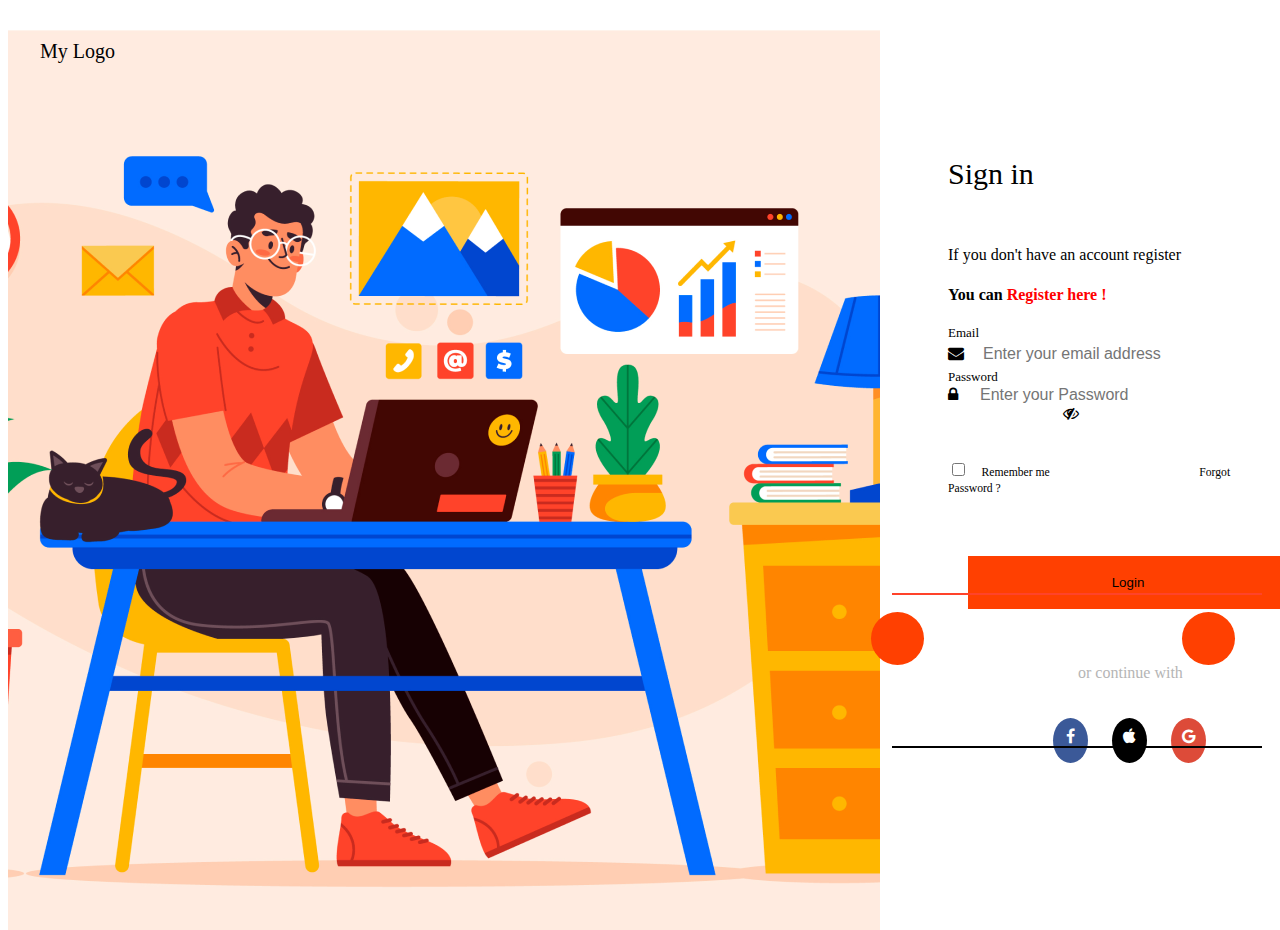
<file: index.html>
<!DOCTYPE html>
<html>
<head>
	<meta charset="utf-8">
	<meta name="viewport" content="width=device-width, initial-scale=1">
	<title>Variant 3</title>
	<link href="https://cdn.jsdelivr.net/npm/bootstrap@5.1.3/dist/css/bootstrap.min.css" rel="stylesheet" integrity="sha384-1BmE4kWBq78iYhFldvKuhfTAU6auU8tT94WrHftjDbrCEXSU1oBoqyl2QvZ6jIW3" crossorigin="anonymous">
	<link rel="stylesheet" type="text/css" href="style.css">
	<link rel="stylesheet" href="https://cdnjs.cloudflare.com/ajax/libs/font-awesome/4.7.0/css/font-awesome.min.css">
	<link rel="stylesheet" type="text/css" href="Logo.js">
</head>
<body>
	<img src="image/36449961.png" class="left-well">
	<p class="left-well" style="position: absolute; top: 20px; left: 40px; font-weight: 500; font-size: 20px;">My Logo</p>
	<header class="right-well">
	<p class="Text Sign-in">Sign in</p>
	<p class="Text under-text">If you don't have an account register</p>
	<p class="Text under-text1">You can <a href="reg.html" class="reg">Register here !</a></p>
	</header>
	
	<div class="Content right-well">
		<form action="" name="login">
		<label name="Email" class="Email">Email</label><br>
		<i class="fa fa-envelope">
			<!-- icon of message -->
		</i>
		<input class="Email__input" type="text" placeholder="Enter your email address"><br>	
		<span class="Line1"></span>
		<label name="Pass" class="Password">Password</label><br>
		<i class="fa fa-lock key">
			<!-- icon of key -->
		</i>
		<input class="Password__input" type="password" placeholder="Enter your Password">
		<i class="fa fa-eye-slash eye" style="padding-left: 115px;"></i>
		<span class="Line2"></span>
	

	
		<div class="after"><input type="checkbox"> <small class="small__rem"> Remember me</small>
		<label><small class="small__for">Forgot Password ?</small></label><br></div>
		<button class="btn btn-danger main">Login</button>
		<div class=" btn btn-danger bg1"></div><div class="btn btn-danger bg2"></div>
	</form>
</div>

	<footer class="footer right-well">
		<p class="footer-text">or continue with</p>
		<div class="footer-icons">
			<i class="fa fa-facebook"></i>
			<i class="fa fa-apple"></i>
			<i class="fa fa-google"></i>
		</div> 
	</footer>

	<script src="https://ajax.googleapis.com/ajax/libs/jquery/2.1.4/jquery.min.js"></script>
	<script>
		var $Sign = $('.Sign-in')
		$Sign.css('padding-top', '127px')
		.css('font-size', '30px')
		.css('font-weight', '500')

		var $Undertext = $('.under-text')
		$Undertext.css('font-size', '16px').css('font-weight', '400')
		.css('line-height', '24px')
		.css('padding-top', '22px')

			var $Undertext1 = $('.under-text1')
		$Undertext1.css('font-size', '16px').css('font-weight', '600')
		.css('line-height', '24px')
		// .css('padding-top', '22px')


		var $Register = $('.reg');
		$Register.css('color', 'red')

		var $Email = $('.Email')
		$Email.css('padding-top', '52px').css('font-size', '13px')

		var $emInput = $('.Email__input')
		$emInput.css('font-size', '16px').css('line-height', '24px')
		.css('border', 'none' ).css('padding-left', '15px')

		var $Password = $('.Password');
		$Password.css('padding-top', '58px').css('font-size', '13px').css('font-weight','500')

		var $passInput = $('.Password__input')
		$passInput.css('border', 'none').css('font-size', '16px').css('padding-left','18px')

		var $after = $('.after');
		$after.css('padding-top','37px').css('font-size','14px').css('font-weight', '300')

		var $rem = $('.small__rem')
		$rem.css('padding-left', '10px').css('padding-bottom','20px')

		var $forget = $('.small__for')
		$forget.css('padding-left', '146px')

		var $footText = $('.footer-text')
		$footText.css('padding-top', '39px').css('padding-left','130px')
		.css('color', '#b5b5b5')
	</script>
</body>
</html>
</file>
<file: style.css>
img{
	float: left;
}
.right-well{
	margin-left: 940px;
	font-family: Poppins;
}
a{
	text-decoration: none;
}
.fa-facebook {  
  background: #3B5998;  
  color: white;  
  width: 35px;
  height: 35px;
  border-radius: 50%;
  text-align: center;
  padding-top: 10px; 
  margin: 20px;
    margin-left: 105px;
}  
.fa-google {  
  background: #dd4b39;  
  color: white;  
   width: 35px;
  height: 35px;
  border-radius: 50%;
  text-align: center;
  padding-top: 10px;
  margin: 20px;
}  
.fa-apple{
	background: #000;
	color: white;
	 width: 35px;
  height: 35px;
  border-radius: 50%;
  text-align: center;
  padding-top: 10px;
}
.Line1{
position: absolute;
left: 69.7%;
right: 0%;
top: 65.88%;
bottom: 0%;
width: 370px;
height: 2px;
background: #FF432A;
}
.Line2{
position: absolute;
left: 69.7%;
right: 0%;
top: 82.88%;
bottom: 0%;
width: 370px;
height: 2px;
background: #000;
}
.main{
	margin-left: 20px;
	margin-top: 60px;
	width: 320px;
	height: 53px;
	z-index: 3;
}
	.btn-danger{
		background: rgb(255,64,1);
				border: rgb(255,64,1);

	}
.bg1{
	position: absolute;
	right: 356px;
	top: 611.5px;
	width: 53px;
	height: 53px;
	z-index: 1;
	border-radius: 50%;
	background: ;
}
.bg2{
	position: absolute;
	right: 45px;
	top: 611.5px;
	width: 53px;
	height: 53px;
	z-index: 1;
	border-radius: 50%;
}
/*873 width of img*/

@media (max-width: 375px) {
	img{
		display: none;
			}
	.right-well{
		margin-left: 28.48px;
	}
	.Line1{
		position: absolute;
		top: 400px;
		left: 28.48px;
		width: 319.04px;
	}
	.Line2{
		position: absolute;
		top: 510px;
		left: 28.48px;
		width: 319.04px;
	}
	.fa-eye-slash{
		position: absolute;
		top: 470px;
		right: 30px;
	}
	.small__for{
		position: absolute;
		top: 533px;
		right: 28.48px;
	}
	.main{
		width: 290px;
		margin-left: 14.24px;
	}
	.bg1{
		position: absolute;
		left: 28.48px;
		top: 612px;
	}
	.bg2{
		position: absolute;
		right: 14.24px;
		top: 612px;
	}
	.footer{
		margin-left: -28.48px;
		/*padding-left: -228.48px;*/
	}
/*		.btn-danger{
		background: rgb(255,64,1);
		border: rgb(255,64,1);
	}*/
}
</file>
